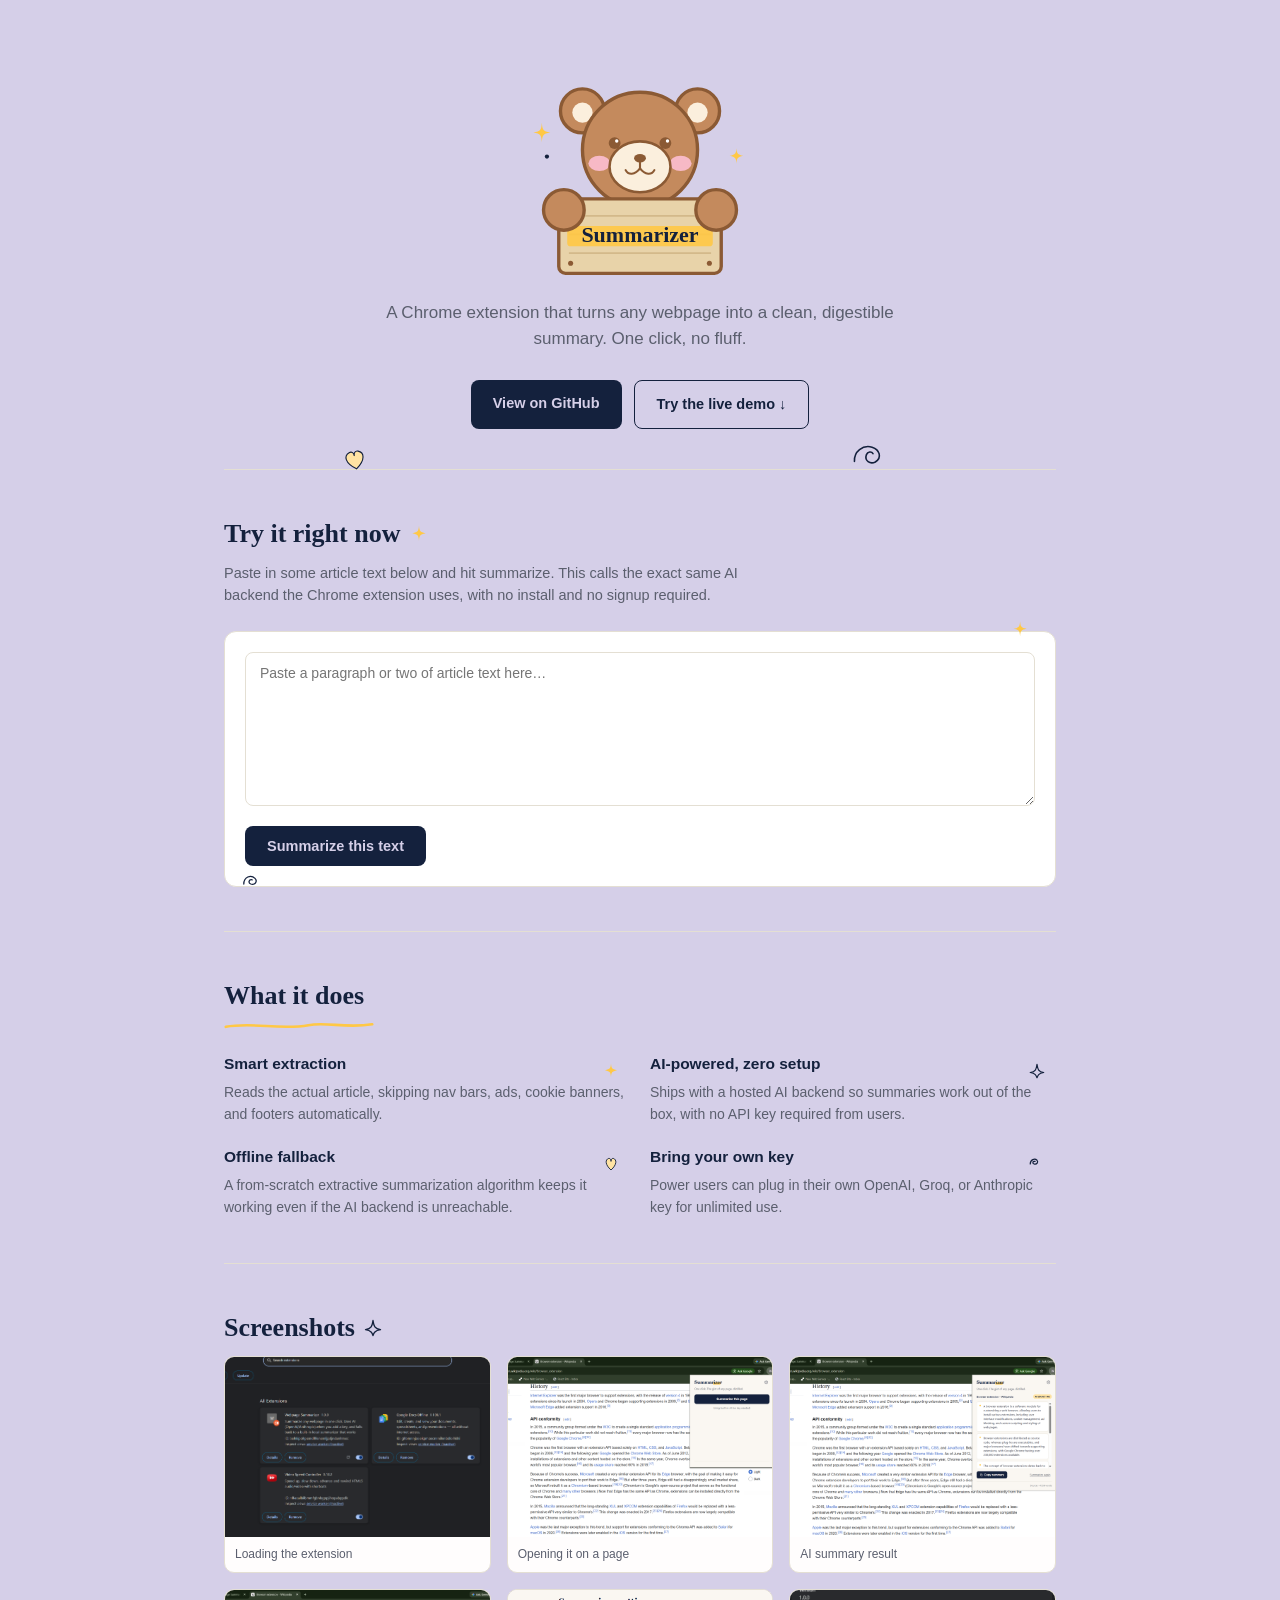
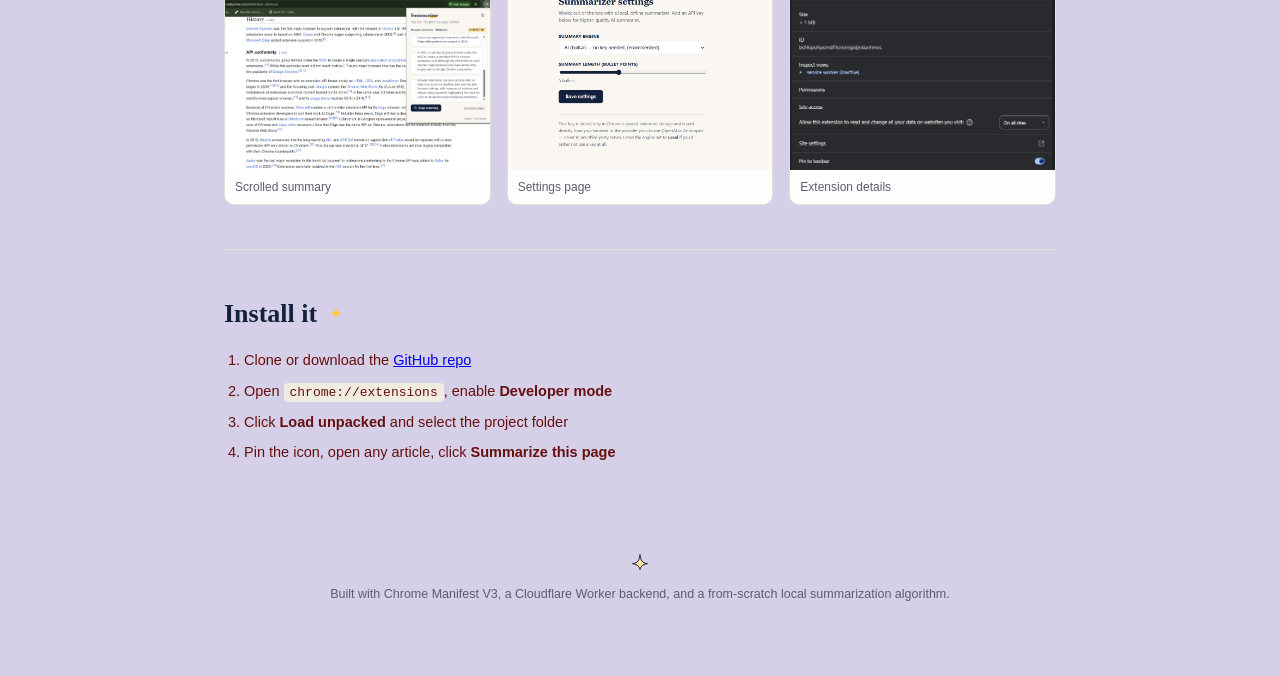
<file: docs/index.html>
<!DOCTYPE html>
<html lang="en">
<head>
  <meta charset="UTF-8" />
  <meta name="viewport" content="width=device-width, initial-scale=1.0" />
  <title>Webpage Summarizer: Chrome Extension</title>
  <meta name="description" content="A Chrome extension that summarizes any webpage in one click. Try the live AI demo below." />
  <link rel="stylesheet" href="style.css" />
</head>
<body>
  <div class="wrap">

    <header class="hero">
      <svg class="bear-mascot" viewBox="0 0 260 250" aria-hidden="true">
        <!-- ears -->
        <circle cx="62" cy="46" r="26" fill="var(--bear-brown)" stroke="var(--bear-brown-dark)" stroke-width="4"/>
        <circle cx="62" cy="48" r="12" fill="var(--bear-cream)"/>
        <circle cx="198" cy="46" r="26" fill="var(--bear-brown)" stroke="var(--bear-brown-dark)" stroke-width="4"/>
        <circle cx="198" cy="48" r="12" fill="var(--bear-cream)"/>

        <!-- head -->
        <circle cx="130" cy="92" r="68" fill="var(--bear-brown)" stroke="var(--bear-brown-dark)" stroke-width="4"/>

        <!-- cheeks -->
        <ellipse cx="82" cy="108" rx="13" ry="9" fill="var(--bear-blush)"/>
        <ellipse cx="178" cy="108" rx="13" ry="9" fill="var(--bear-blush)"/>

        <!-- snout -->
        <ellipse cx="130" cy="112" rx="36" ry="30" fill="var(--bear-cream)" stroke="var(--bear-brown-dark)" stroke-width="3"/>

        <!-- eyes -->
        <circle cx="100" cy="84" r="7" fill="var(--bear-brown-dark)"/>
        <circle cx="102.5" cy="81.5" r="2" fill="white"/>
        <circle cx="160" cy="84" r="7" fill="var(--bear-brown-dark)"/>
        <circle cx="162.5" cy="81.5" r="2" fill="white"/>

        <!-- nose + mouth -->
        <ellipse cx="130" cy="102" rx="7" ry="5" fill="var(--bear-brown-dark)"/>
        <path d="M130 107 L130 114" stroke="var(--bear-brown-dark)" stroke-width="2.5" stroke-linecap="round"/>
        <path d="M130 114 C 124 122, 116 122, 113 116" fill="none" stroke="var(--bear-brown-dark)" stroke-width="2.5" stroke-linecap="round"/>
        <path d="M130 114 C 136 122, 144 122, 147 116" fill="none" stroke="var(--bear-brown-dark)" stroke-width="2.5" stroke-linecap="round"/>

        <!-- sign board -->
        <rect x="34" y="150" width="192" height="88" rx="8" fill="var(--wood)" stroke="var(--bear-brown-dark)" stroke-width="4"/>
        <line x1="46" y1="170" x2="214" y2="170" stroke="var(--wood-grain)" stroke-width="2" opacity="0.6"/>
        <line x1="46" y1="192" x2="214" y2="192" stroke="var(--wood-grain)" stroke-width="2" opacity="0.6"/>
        <line x1="46" y1="214" x2="214" y2="214" stroke="var(--wood-grain)" stroke-width="2" opacity="0.6"/>
        <circle cx="48" cy="162" r="3" fill="var(--bear-brown-dark)"/>
        <circle cx="212" cy="162" r="3" fill="var(--bear-brown-dark)"/>
        <circle cx="48" cy="226" r="3" fill="var(--bear-brown-dark)"/>
        <circle cx="212" cy="226" r="3" fill="var(--bear-brown-dark)"/>

        <!-- highlight behind text, then the text -->
        <rect x="44" y="182" width="172" height="24" rx="4" fill="var(--yellow)" opacity="0.9"/>
        <text x="130" y="201" text-anchor="middle" font-family="Georgia, 'Times New Roman', serif" font-weight="700" font-size="26" fill="var(--navy)">Summarizer</text>

        <!-- paws gripping the sign -->
        <circle cx="40" cy="163" r="24" fill="var(--bear-brown)" stroke="var(--bear-brown-dark)" stroke-width="4"/>
        <circle cx="220" cy="163" r="24" fill="var(--bear-brown)" stroke="var(--bear-brown-dark)" stroke-width="4"/>

        <!-- sparkles beside the head -->
        <path d="M14 60 C14.6 68 15.2 70 24 71.5 C15.2 73 14.6 75 14 83 C13.4 75 12.8 73 4 71.5 C12.8 70 13.4 68 14 60 Z" fill="var(--yellow)"/>
        <path d="M244 90 C244.5 96 245 97.5 252 99 C245 100.5 244.5 102 244 108 C243.5 102 243 100.5 236 99 C243 97.5 243.5 96 244 90 Z" fill="var(--yellow)"/>
        <circle cx="20" cy="100" r="2.5" fill="var(--navy)"/>
      </svg>

      <p class="tagline">A Chrome extension that turns any webpage into a clean, digestible summary. One click, no fluff.</p>

      <div class="cta-row">
        <a class="btn btn-primary" href="https://github.com/vishesharma20/web-page-summarizer-extension" target="_blank" rel="noopener">View on GitHub</a>
        <a class="btn btn-secondary" href="#demo">Try the live demo ↓</a>
      </div>

      <svg class="doodle doodle-heart" viewBox="0 0 40 40" aria-hidden="true">
        <path d="M20 32 C6 22 6 12 14 9 C18 7.5 20 11 20 14 C20 11 22 7.5 26 9 C34 12 34 22 20 32 Z" fill="var(--yellow-soft)" stroke="var(--navy)" stroke-width="1.5" stroke-linejoin="round"/>
      </svg>

      <svg class="doodle doodle-swirl-bl" viewBox="0 0 50 50" aria-hidden="true">
        <path d="M6 30 C4 18 14 8 26 10 C36 12 40 22 32 28 C26 32 18 28 20 20 C21 16 26 15 28 18" fill="none" stroke="var(--navy)" stroke-width="2" stroke-linecap="round"/>
      </svg>
    </header>

    <section class="section" id="demo">
      <h2>Try it right now <svg class="doodle-inline" viewBox="0 0 24 24" aria-hidden="true"><path d="M12 2 C12.5 8 13 9.5 20 11 C13 12.5 12.5 14 12 20 C11.5 14 11 12.5 4 11 C11 9.5 11.5 8 12 2 Z" fill="var(--yellow)"/></svg></h2>
      <p class="section-sub">
        Paste in some article text below and hit summarize. This calls the exact same
        AI backend the Chrome extension uses, with no install and no signup required.
      </p>

      <div class="demo-card">
        <svg class="doodle doodle-sparkle-demo" viewBox="0 0 40 40" aria-hidden="true">
          <path d="M14 2 C14.6 10 15.2 12 24 13.5 C15.2 15 14.6 17 14 25 C13.4 17 12.8 15 4 13.5 C12.8 12 13.4 10 14 2 Z" fill="var(--yellow)"/>
        </svg>
        <svg class="doodle doodle-swirl-demo" viewBox="0 0 40 40" aria-hidden="true">
          <path d="M4 20 C4 10 14 6 20 12 C24 16 20 22 14 20 C10 18.5 11 13 16 14" fill="none" stroke="var(--navy)" stroke-width="1.8" stroke-linecap="round"/>
        </svg>
        <textarea id="demoInput" rows="8" placeholder="Paste a paragraph or two of article text here…"></textarea>
        <div class="demo-controls">
          <button id="demoBtn" class="btn btn-primary">Summarize this text</button>
          <span id="demoStatus" class="demo-status"></span>
        </div>
        <ul id="demoResult" class="summary-list hidden"></ul>
        <p id="demoError" class="demo-error hidden"></p>
      </div>
    </section>

    <section class="section">
      <h2>What it does</h2>
      <svg class="doodle-underline" viewBox="0 0 160 14" preserveAspectRatio="none" aria-hidden="true">
        <path d="M2 8 C 30 2, 60 12, 90 6 C 110 2, 130 10, 158 5" fill="none" stroke="var(--yellow)" stroke-width="3" stroke-linecap="round"/>
      </svg>
      <div class="feature-grid">
        <div class="feature">
          <svg class="doodle-corner" viewBox="0 0 24 24" aria-hidden="true"><path d="M12 2 C12.5 8 13 9.5 20 11 C13 12.5 12.5 14 12 20 C11.5 14 11 12.5 4 11 C11 9.5 11.5 8 12 2 Z" fill="var(--yellow)"/></svg>
          <h3>Smart extraction</h3>
          <p>Reads the actual article, skipping nav bars, ads, cookie banners, and footers automatically.</p>
        </div>
        <div class="feature">
          <svg class="doodle-corner" viewBox="0 0 24 24" aria-hidden="true"><path d="M12 3 C13 10 14 13 21 14 C14 15 13 18 12 21 C11 18 10 15 3 14 C10 13 11 10 12 3 Z" fill="none" stroke="var(--navy)" stroke-width="1.6" stroke-linejoin="round"/></svg>
          <h3>AI-powered, zero setup</h3>
          <p>Ships with a hosted AI backend so summaries work out of the box, with no API key required from users.</p>
        </div>
        <div class="feature">
          <svg class="doodle-corner" viewBox="0 0 24 24" aria-hidden="true"><path d="M12 20 C4 13 4 6 9 4.5 C11 4 12 6.5 12 8.5 C12 6.5 13 4 15 4.5 C20 6 20 13 12 20 Z" fill="var(--yellow-soft)" stroke="var(--navy)" stroke-width="1.2" stroke-linejoin="round"/></svg>
          <h3>Offline fallback</h3>
          <p>A from-scratch extractive summarization algorithm keeps it working even if the AI backend is unreachable.</p>
        </div>
        <div class="feature">
          <svg class="doodle-corner" viewBox="0 0 24 24" aria-hidden="true"><path d="M3 12 C3 6 9 4 12 7 C14 9.5 12 13 8 12 C5.5 11.2 6 7.8 9.5 8.5" fill="none" stroke="var(--navy)" stroke-width="1.6" stroke-linecap="round"/></svg>
          <h3>Bring your own key</h3>
          <p>Power users can plug in their own OpenAI, Groq, or Anthropic key for unlimited use.</p>
        </div>
      </div>
    </section>

    <section class="section">
      <h2>Screenshots <svg class="doodle-inline" viewBox="0 0 24 24" aria-hidden="true"><path d="M12 3 C13 10 14 13 21 14 C14 15 13 18 12 21 C11 18 10 15 3 14 C10 13 11 10 12 3 Z" fill="none" stroke="var(--navy)" stroke-width="1.6" stroke-linejoin="round"/></svg></h2>
      <div class="shot-grid">
        <figure><img src="screenshots/load-extension.png" alt="Loading the extension" loading="lazy"/><figcaption>Loading the extension</figcaption></figure>
        <figure><img src="screenshots/open-extension-on-page.png" alt="Opening the extension on a page" loading="lazy"/><figcaption>Opening it on a page</figcaption></figure>
        <figure><img src="screenshots/summary-1.png" alt="AI summary result" loading="lazy"/><figcaption>AI summary result</figcaption></figure>
        <figure><img src="screenshots/summary-2.png" alt="Scrolled summary view" loading="lazy"/><figcaption>Scrolled summary</figcaption></figure>
        <figure><img src="screenshots/extension-settings.png" alt="Settings page" loading="lazy"/><figcaption>Settings page</figcaption></figure>
        <figure><img src="screenshots/extension-details.png" alt="Extension details" loading="lazy"/><figcaption>Extension details</figcaption></figure>
      </div>
    </section>

    <section class="section install-section">
      <h2>Install it <svg class="doodle-inline" viewBox="0 0 24 24" aria-hidden="true"><path d="M12 2 C12.5 8 13 9.5 20 11 C13 12.5 12.5 14 12 20 C11.5 14 11 12.5 4 11 C11 9.5 11.5 8 12 2 Z" fill="var(--yellow)"/></svg></h2>
      <ol class="install-steps">
        <li>Clone or download the <a href="https://github.com/vishesharma20/web-page-summarizer-extension" target="_blank" rel="noopener">GitHub repo</a></li>
        <li>Open <code>chrome://extensions</code>, enable <strong>Developer mode</strong></li>
        <li>Click <strong>Load unpacked</strong> and select the project folder</li>
        <li>Pin the icon, open any article, click <strong>Summarize this page</strong></li>
      </ol>
    </section>

    <footer class="footer">
      <svg class="doodle-inline" viewBox="0 0 24 24" aria-hidden="true"><path d="M12 3 C13 10 14 13 21 14 C14 15 13 18 12 21 C11 18 10 15 3 14 C10 13 11 10 12 3 Z" fill="var(--yellow-soft)" stroke="var(--navy)" stroke-width="1.2" stroke-linejoin="round"/></svg>
      <p>Built with Chrome Manifest V3, a Cloudflare Worker backend, and a from-scratch local summarization algorithm.</p>
    </footer>

  </div>

  <script src="script.js"></script>
</body>
</html>
</file>
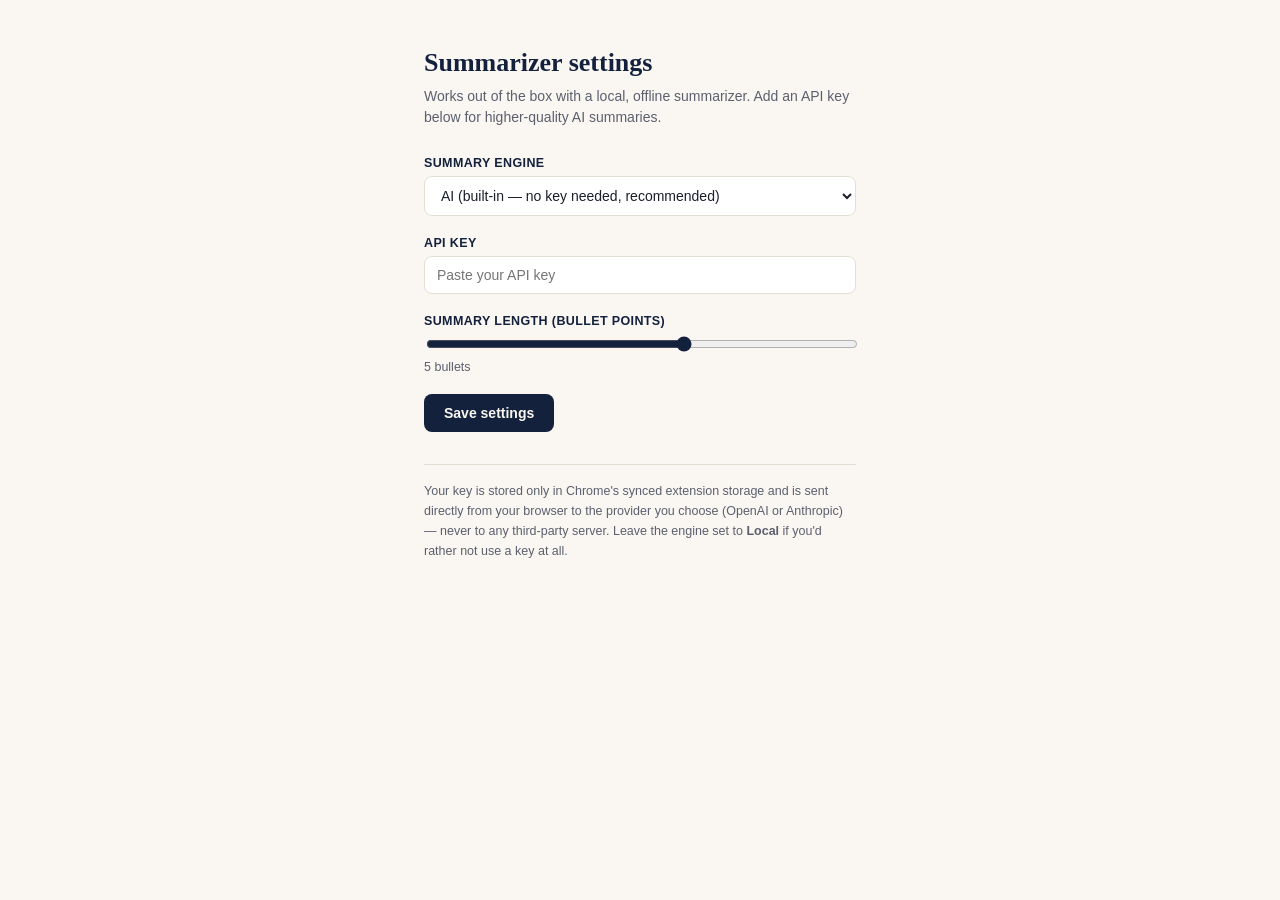
<file: options/options.html>
<!DOCTYPE html>
<html lang="en">
<head>
  <meta charset="UTF-8" />
  <title>Webpage Summarizer — Settings</title>
  <link rel="stylesheet" href="options.css" />
</head>
<body>
  <div class="wrap">
    <h1>Summarizer settings</h1>
    <p class="sub">Works out of the box with a local, offline summarizer. Add an API key below for higher-quality AI summaries.</p>

    <div class="field">
      <label for="provider">Summary engine</label>
      <select id="provider">
        <option value="hosted">AI (built-in — no key needed, recommended)</option>
        <option value="local">Local (fully offline, no key, lower quality)</option>
        <option value="openai">OpenAI (gpt-4o-mini) — use your own key</option>
        <option value="groq">Groq (Llama 3.3 70B) — use your own key</option>
        <option value="anthropic">Anthropic (Claude) — use your own key</option>
      </select>
    </div>

    <div class="field" id="apiKeyField">
      <label for="apiKey">API key</label>
      <input type="password" id="apiKey" placeholder="Paste your API key" autocomplete="off" />
      <p class="field-hint" id="keyHint"></p>
    </div>

    <div class="field">
      <label for="maxBullets">Summary length (bullet points)</label>
      <input type="range" id="maxBullets" min="3" max="8" step="1" />
      <div class="range-value"><span id="maxBulletsValue">5</span> bullets</div>
    </div>

    <button id="saveBtn" class="save-btn">Save settings</button>
    <p id="savedNote" class="saved-note hidden">Saved.</p>

    <hr />
    <p class="note">
      Your key is stored only in Chrome's synced extension storage and is sent directly
      from your browser to the provider you choose (OpenAI or Anthropic) — never to any
      third-party server. Leave the engine set to <strong>Local</strong> if you'd rather not use a key at all.
    </p>
  </div>
  <script src="options.js"></script>
</body>
</html>
</file>
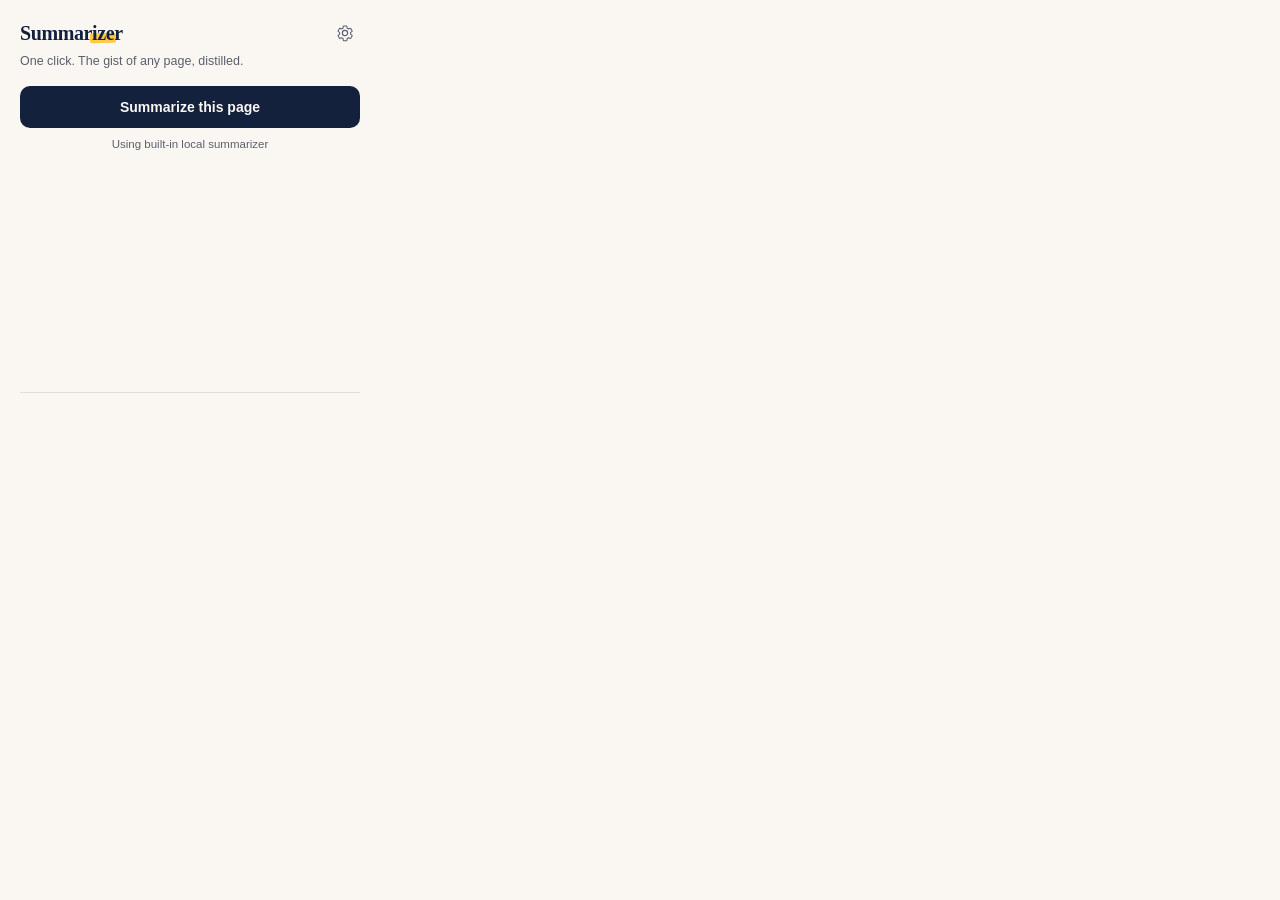
<file: popup/popup.html>
<!DOCTYPE html>
<html lang="en">
<head>
  <meta charset="UTF-8" />
  <title>Webpage Summarizer</title>
  <link rel="stylesheet" href="popup.css" />
</head>
<body>
  <div class="app">
    <header class="app-header">
      <div class="wordmark">
        <span class="wordmark-text">Summar<span class="highlight-swipe">ize</span>r</span>
      </div>
      <button id="settingsBtn" class="icon-btn" title="Settings" aria-label="Open settings">
        <svg width="18" height="18" viewBox="0 0 24 24" fill="none">
          <path d="M12 15.5A3.5 3.5 0 1 0 12 8.5a3.5 3.5 0 0 0 0 7Z" stroke="currentColor" stroke-width="1.6"/>
          <path d="M19.4 13.5c.04-.33.06-.66.06-1s-.02-.67-.06-1l2.03-1.58a.5.5 0 0 0 .12-.64l-1.92-3.32a.5.5 0 0 0-.6-.22l-2.4.96a7.4 7.4 0 0 0-1.72-1l-.36-2.55a.5.5 0 0 0-.5-.43h-3.84a.5.5 0 0 0-.5.43l-.36 2.55c-.63.24-1.2.58-1.72 1l-2.4-.96a.5.5 0 0 0-.6.22L2.75 9.28a.5.5 0 0 0 .12.64L4.9 11.5c-.04.33-.06.66-.06 1s.02.67.06 1l-2.03 1.58a.5.5 0 0 0-.12.64l1.92 3.32c.13.22.4.31.6.22l2.4-.96c.52.42 1.09.76 1.72 1l.36 2.55c.05.25.26.43.5.43h3.84c.24 0 .45-.18.5-.43l.36-2.55a7.4 7.4 0 0 0 1.72-1l2.4.96c.2.09.47 0 .6-.22l1.92-3.32a.5.5 0 0 0-.12-.64L19.4 13.5Z" stroke="currentColor" stroke-width="1.4" stroke-linejoin="round"/>
        </svg>
      </button>
    </header>

    <p class="tagline">One click. The gist of any page, distilled.</p>

    <main class="app-main">
      <!-- Idle state -->
      <section id="idleState" class="state">
        <button id="summarizeBtn" class="primary-btn">
          <span class="btn-label">Summarize this page</span>
        </button>
        <p class="hint" id="providerHint">Using built-in local summarizer</p>
      </section>

      <!-- Loading state -->
      <section id="loadingState" class="state hidden">
        <div class="spinner" aria-hidden="true"></div>
        <p class="loading-text" id="loadingText">Reading the page…</p>
      </section>

      <!-- Result state -->
      <section id="resultState" class="state hidden">
        <div class="result-meta">
          <span id="pageTitle" class="page-title"></span>
          <span id="methodBadge" class="badge"></span>
        </div>
        <ul id="summaryList" class="summary-list"></ul>
        <div class="result-actions">
          <button id="copyBtn" class="secondary-btn">
            <svg width="14" height="14" viewBox="0 0 24 24" fill="none">
              <rect x="8" y="8" width="12" height="12" rx="2" stroke="currentColor" stroke-width="1.6"/>
              <path d="M16 8V6a2 2 0 0 0-2-2H6a2 2 0 0 0-2 2v8a2 2 0 0 0 2 2h2" stroke="currentColor" stroke-width="1.6"/>
            </svg>
            <span id="copyLabel">Copy summary</span>
          </button>
          <button id="redoBtn" class="text-btn">Summarize again</button>
        </div>
      </section>

      <!-- Error state -->
      <section id="errorState" class="state hidden">
        <p class="error-text" id="errorText"></p>
        <button id="retryBtn" class="secondary-btn">Try again</button>
      </section>
    </main>

    <footer class="app-footer">
      <span id="wordCount"></span>
    </footer>
  </div>

  <script src="popup.js"></script>
</body>
</html>
</file>
<file: docs/style.css>
:root {
  --navy: #14213D;
  --navy-soft: #2A3A5C;
  --paper: #d5cfe8;
  --paper-dim: #F1ECE2;
  --ink: #661010;
  --ink-soft: #5B5F6E;
  --yellow: #FFC845;
  --yellow-soft: #FFE3A3;
  --line: #E4DFD3;
  --error: #B3432B;
  --bear-brown: #C48A5D;
  --bear-brown-dark: #8B5A34;
  --bear-cream: #FBEFDD;
  --bear-blush: #F7B9C6;
  --wood: #E8D3A9;
  --wood-grain: #C6A876;
}

* { box-sizing: border-box; }

body {
  margin: 0;
  background: var(--paper);
  color: var(--ink);
  font-family: -apple-system, BlinkMacSystemFont, "Segoe UI", Roboto, Helvetica, Arial, sans-serif;
  line-height: 1.55;
}

.wrap {
  max-width: 880px;
  margin: 0 auto;
  padding: 0 24px 60px;
}

.hero {
  text-align: center;
  padding: 72px 0 40px;
  position: relative;
}

/* --- Doodles --- */
.doodle {
  position: absolute;
  pointer-events: none;
}

.doodle-sparkle-tl {
  width: 46px;
  height: 46px;
  top: 18px;
  left: 8%;
  transform: rotate(-8deg);
}

.doodle-star-tr {
  width: 44px;
  height: 44px;
  top: 4px;
  right: 9%;
  transform: rotate(10deg);
}

.doodle-arrow {
  width: 90px;
  height: 46px;
  top: 128px;
  right: 16%;
  transform: scaleX(-1) rotate(6deg);
}

.doodle-heart {
  width: 30px;
  height: 30px;
  bottom: -6px;
  left: 14%;
  transform: rotate(-10deg);
}

.doodle-swirl-bl {
  width: 40px;
  height: 40px;
  bottom: -10px;
  right: 20%;
  transform: rotate(6deg);
}

.doodle-sparkle-demo {
  position: absolute;
  width: 26px;
  height: 26px;
  top: -12px;
  right: 18px;
}

.doodle-swirl-demo {
  position: absolute;
  width: 28px;
  height: 28px;
  bottom: -12px;
  left: 16px;
}

.doodle-corner {
  position: absolute;
  top: 10px;
  right: 10px;
  width: 18px;
  height: 18px;
}

.demo-card,
.feature {
  position: relative;
}

.footer .doodle-inline {
  display: block;
  margin: 0 auto 6px;
}

.doodle-inline {
  width: 20px;
  height: 20px;
  vertical-align: -2px;
  margin-left: 2px;
}

.doodle-underline {
  display: block;
  width: 150px;
  height: 12px;
  margin: -4px 0 20px;
}

@media (max-width: 640px) {
  .doodle-sparkle-tl,
  .doodle-star-tr,
  .doodle-arrow,
  .doodle-heart,
  .doodle-swirl-bl,
  .doodle-corner {
    display: none;
  }
}

.wordmark-text {
  font-family: Georgia, "Times New Roman", serif;
  font-size: 48px;
  font-weight: 700;
  letter-spacing: -0.02em;
  color: var(--navy);
}

.bear-mascot {
  display: block;
  width: 220px;
  height: auto;
  margin: 0 auto;
}

.highlight-swipe {
  position: relative;
  color: var(--navy);
}

.highlight-swipe::before {
  content: "";
  position: absolute;
  left: -4px;
  right: -4px;
  bottom: 4px;
  height: 0.4em;
  background: var(--yellow);
  z-index: -1;
  transform: rotate(-1deg);
  border-radius: 3px;
}

.tagline {
  max-width: 520px;
  margin: 16px auto 28px;
  font-size: 17px;
  color: var(--ink-soft);
}

.cta-row {
  display: flex;
  justify-content: center;
  gap: 12px;
  flex-wrap: wrap;
}

.btn {
  display: inline-block;
  padding: 12px 22px;
  border-radius: 8px;
  font-size: 14.5px;
  font-weight: 600;
  text-decoration: none;
  cursor: pointer;
  border: none;
  transition: transform 0.12s ease, background 0.15s ease;
}

.btn:active { transform: scale(0.98); }

.btn-primary {
  background: var(--navy);
  color: var(--paper);
}
.btn-primary:hover { background: var(--navy-soft); }

.btn-secondary {
  background: transparent;
  color: var(--navy);
  border: 1.5px solid var(--navy);
}
.btn-secondary:hover { background: var(--paper-dim); }

.section {
  padding: 44px 0;
  border-top: 1px solid var(--line);
}

.section h2 {
  font-family: Georgia, "Times New Roman", serif;
  font-size: 26px;
  color: var(--navy);
  margin: 0 0 8px;
}

.section-sub {
  color: var(--ink-soft);
  font-size: 14.5px;
  margin: 0 0 24px;
  max-width: 560px;
}

/* --- Demo --- */
.demo-card {
  background: white;
  border: 1px solid var(--line);
  border-radius: 12px;
  padding: 20px;
}

#demoInput {
  width: 100%;
  padding: 12px 14px;
  font-family: inherit;
  font-size: 14px;
  border: 1px solid var(--line);
  border-radius: 8px;
  resize: vertical;
  color: var(--ink);
}

#demoInput:focus {
  outline: 2px solid var(--yellow);
  outline-offset: 1px;
}

.demo-controls {
  display: flex;
  align-items: center;
  gap: 12px;
  margin-top: 12px;
}

.demo-status {
  font-size: 13px;
  color: var(--ink-soft);
}

.summary-list {
  margin: 18px 0 0;
  padding-left: 0;
  list-style: none;
  display: flex;
  flex-direction: column;
  gap: 9px;
}

.summary-list.hidden { display: none; }

.summary-list li {
  position: relative;
  padding: 11px 14px 11px 32px;
  background: var(--paper);
  border: 1px solid var(--line);
  border-radius: 8px;
  font-size: 14px;
}

.summary-list li::before {
  content: "";
  position: absolute;
  left: 14px;
  top: 15px;
  width: 6px;
  height: 6px;
  border-radius: 50%;
  background: var(--yellow);
}

.demo-error {
  margin: 14px 0 0;
  font-size: 13.5px;
  color: var(--error);
}

.demo-error.hidden { display: none; }

/* --- Features --- */
.feature-grid {
  display: grid;
  grid-template-columns: 1fr 1fr;
  gap: 20px;
}

.feature h3 {
  font-size: 15.5px;
  color: var(--navy);
  margin: 0 0 6px;
}

.feature p {
  font-size: 14px;
  color: var(--ink-soft);
  margin: 0;
}

/* --- Screenshots --- */
.shot-grid {
  display: grid;
  grid-template-columns: 1fr 1fr 1fr;
  gap: 16px;
}

.shot-grid figure {
  margin: 0;
   max-width: 300px;
  background: rgb(255, 253, 253);
  border: 1px solid var(--line);
  border-radius: 10px;
  overflow: hidden;
}

.shot-grid img {
  width: 100%;
  display: block;
  height: 180px;
  object-fit: cover;
  display: block;
}

.shot-grid figcaption {
  padding: 8px 10px;
  font-size: 12px;
  color: var(--ink-soft);
}

/* --- Install --- */
.install-steps {
  padding-left: 20px;
  font-size: 14.5px;
}

.install-steps li { margin-bottom: 8px; }

.install-steps code {
  background: var(--paper-dim);
  padding: 2px 6px;
  border-radius: 4px;
  font-size: 13px;
}

.footer {
  text-align: center;
  padding-top: 30px;
  font-size: 12.5px;
  color: var(--ink-soft);
}

@media (max-width: 640px) {
  .bear-mascot { width: 170px; }
  .feature-grid { grid-template-columns: 1fr; }
  .shot-grid { grid-template-columns: 1fr 1fr; }
}
</file>
<file: options/options.css>
:root {
  --navy: #14213D;
  --navy-soft: #2A3A5C;
  --paper: #FAF7F2;
  --paper-dim: #F1ECE2;
  --ink: #1B1E2B;
  --ink-soft: #5B5F6E;
  --yellow: #FFC845;
  --line: #E4DFD3;
}

* {
  box-sizing: border-box;
}

body {
  margin: 0;
  background: var(--paper);
  color: var(--ink);
  font-family: -apple-system, BlinkMacSystemFont, "Segoe UI", Roboto, Helvetica, Arial, sans-serif;
}

.wrap {
  max-width: 480px;
  margin: 48px auto;
  padding: 0 24px;
}

h1 {
  font-family: Georgia, "Times New Roman", serif;
  font-size: 26px;
  margin: 0 0 8px;
  color: var(--navy);
}

.sub {
  color: var(--ink-soft);
  font-size: 14px;
  line-height: 1.5;
  margin: 0 0 28px;
}

.field {
  margin-bottom: 20px;
}

label {
  display: block;
  font-size: 12.5px;
  font-weight: 700;
  text-transform: uppercase;
  letter-spacing: 0.03em;
  color: var(--navy);
  margin-bottom: 6px;
}

select,
input[type="password"] {
  width: 100%;
  padding: 10px 12px;
  font-size: 14px;
  border: 1px solid var(--line);
  border-radius: 8px;
  background: white;
  color: var(--ink);
}

select:focus,
input:focus {
  outline: 2px solid var(--yellow);
  outline-offset: 1px;
}

input[type="range"] {
  width: 100%;
  accent-color: var(--navy);
}

.range-value {
  font-size: 12.5px;
  color: var(--ink-soft);
  margin-top: 4px;
}

.field-hint {
  font-size: 12px;
  color: var(--ink-soft);
  margin: 6px 0 0;
  line-height: 1.5;
}

.field-hint a {
  color: var(--navy);
}

.save-btn {
  background: var(--navy);
  color: var(--paper);
  border: none;
  border-radius: 8px;
  padding: 11px 20px;
  font-size: 14px;
  font-weight: 600;
  cursor: pointer;
}

.save-btn:hover {
  background: var(--navy-soft);
}

.saved-note {
  display: inline-block;
  margin-left: 12px;
  font-size: 13px;
  color: #2F6F4E;
  font-weight: 600;
}

.saved-note.hidden {
  display: none;
}

hr {
  border: none;
  border-top: 1px solid var(--line);
  margin: 32px 0 16px;
}

.note {
  font-size: 12.5px;
  color: var(--ink-soft);
  line-height: 1.6;
}
</file>
<file: popup/popup.css>
:root {
  --navy: #14213D;
  --navy-soft: #2A3A5C;
  --paper: #FAF7F2;
  --paper-dim: #F1ECE2;
  --ink: #1B1E2B;
  --ink-soft: #5B5F6E;
  --yellow: #FFC845;
  --yellow-soft: #FFE3A3;
  --line: #E4DFD3;
  --error: #B3432B;
  --radius: 10px;
}

* {
  box-sizing: border-box;
}

body {
  margin: 0;
  width: 380px;
  background: var(--paper);
  color: var(--ink);
  font-family: -apple-system, BlinkMacSystemFont, "Segoe UI", Roboto, Helvetica, Arial, sans-serif;
}

.app {
  padding: 18px 20px 14px;
  display: flex;
  flex-direction: column;
  min-height: 420px;
}

.app-header {
  display: flex;
  align-items: center;
  justify-content: space-between;
}

.wordmark-text {
  font-family: Georgia, "Times New Roman", serif;
  font-size: 20px;
  font-weight: 700;
  letter-spacing: -0.02em;
  color: var(--navy);
  position: relative;
}

.highlight-swipe {
  position: relative;
  color: var(--navy);
}

.highlight-swipe::before {
  content: "";
  position: absolute;
  left: -2px;
  right: -2px;
  bottom: 1px;
  height: 0.5em;
  background: var(--yellow);
  z-index: -1;
  transform: rotate(-1deg);
  border-radius: 2px;
}

.icon-btn {
  background: transparent;
  border: none;
  color: var(--ink-soft);
  cursor: pointer;
  padding: 6px;
  border-radius: 8px;
  display: flex;
  align-items: center;
  justify-content: center;
  transition: background 0.15s ease, color 0.15s ease;
}

.icon-btn:hover {
  background: var(--paper-dim);
  color: var(--navy);
}

.tagline {
  margin: 6px 0 18px;
  font-size: 12.5px;
  color: var(--ink-soft);
}

.app-main {
  flex: 1;
  display: flex;
  flex-direction: column;
}

.state {
  display: flex;
  flex-direction: column;
  gap: 10px;
}

.state.hidden {
  display: none;
}

.primary-btn {
  background: var(--navy);
  color: var(--paper);
  border: none;
  border-radius: var(--radius);
  padding: 13px 16px;
  font-size: 14px;
  font-weight: 600;
  cursor: pointer;
  transition: transform 0.12s ease, background 0.15s ease;
  position: relative;
}

.primary-btn:hover {
  background: var(--navy-soft);
}

.primary-btn:active {
  transform: scale(0.98);
}

.hint {
  margin: 0;
  font-size: 11.5px;
  color: var(--ink-soft);
  text-align: center;
}

.spinner {
  width: 28px;
  height: 28px;
  margin: 24px auto 0;
  border: 3px solid var(--paper-dim);
  border-top-color: var(--yellow);
  border-radius: 50%;
  animation: spin 0.8s linear infinite;
}

@keyframes spin {
  to { transform: rotate(360deg); }
}

.loading-text {
  text-align: center;
  font-size: 13px;
  color: var(--ink-soft);
  margin: 0;
}

.result-meta {
  display: flex;
  align-items: center;
  justify-content: space-between;
  gap: 8px;
}

.page-title {
  font-size: 12px;
  font-weight: 600;
  color: var(--navy);
  overflow: hidden;
  text-overflow: ellipsis;
  white-space: nowrap;
  flex: 1;
}

.badge {
  font-size: 10px;
  font-weight: 700;
  text-transform: uppercase;
  letter-spacing: 0.04em;
  padding: 3px 8px;
  border-radius: 999px;
  background: var(--yellow-soft);
  color: var(--navy);
  white-space: nowrap;
}

.summary-list {
  margin: 4px 0 0;
  padding-left: 0;
  list-style: none;
  display: flex;
  flex-direction: column;
  gap: 9px;
  max-height: 300px;
  overflow-y: auto;
}

.summary-list li {
  position: relative;
  padding: 10px 12px 10px 30px;
  background: white;
  border: 1px solid var(--line);
  border-radius: 8px;
  font-size: 13px;
  line-height: 1.45;
  color: var(--ink);
}

.summary-list li::before {
  content: "";
  position: absolute;
  left: 12px;
  top: 13px;
  width: 6px;
  height: 6px;
  border-radius: 50%;
  background: var(--yellow);
}

.result-actions {
  display: flex;
  align-items: center;
  justify-content: space-between;
  margin-top: 4px;
  gap: 8px;
}

.secondary-btn {
  display: inline-flex;
  align-items: center;
  gap: 6px;
  background: var(--navy);
  color: var(--paper);
  border: none;
  border-radius: 8px;
  padding: 9px 14px;
  font-size: 12.5px;
  font-weight: 600;
  cursor: pointer;
  transition: background 0.15s ease;
}

.secondary-btn:hover {
  background: var(--navy-soft);
}

.secondary-btn.copied {
  background: #2F6F4E;
}

.text-btn {
  background: transparent;
  border: none;
  color: var(--ink-soft);
  font-size: 12px;
  cursor: pointer;
  text-decoration: underline;
  text-underline-offset: 2px;
}

.text-btn:hover {
  color: var(--navy);
}

.error-text {
  font-size: 13px;
  color: var(--error);
  margin: 10px 0 4px;
  line-height: 1.5;
}

.app-footer {
  margin-top: 14px;
  padding-top: 10px;
  border-top: 1px solid var(--line);
  font-size: 10.5px;
  color: var(--ink-soft);
  text-align: right;
  min-height: 14px;
}
</file>
